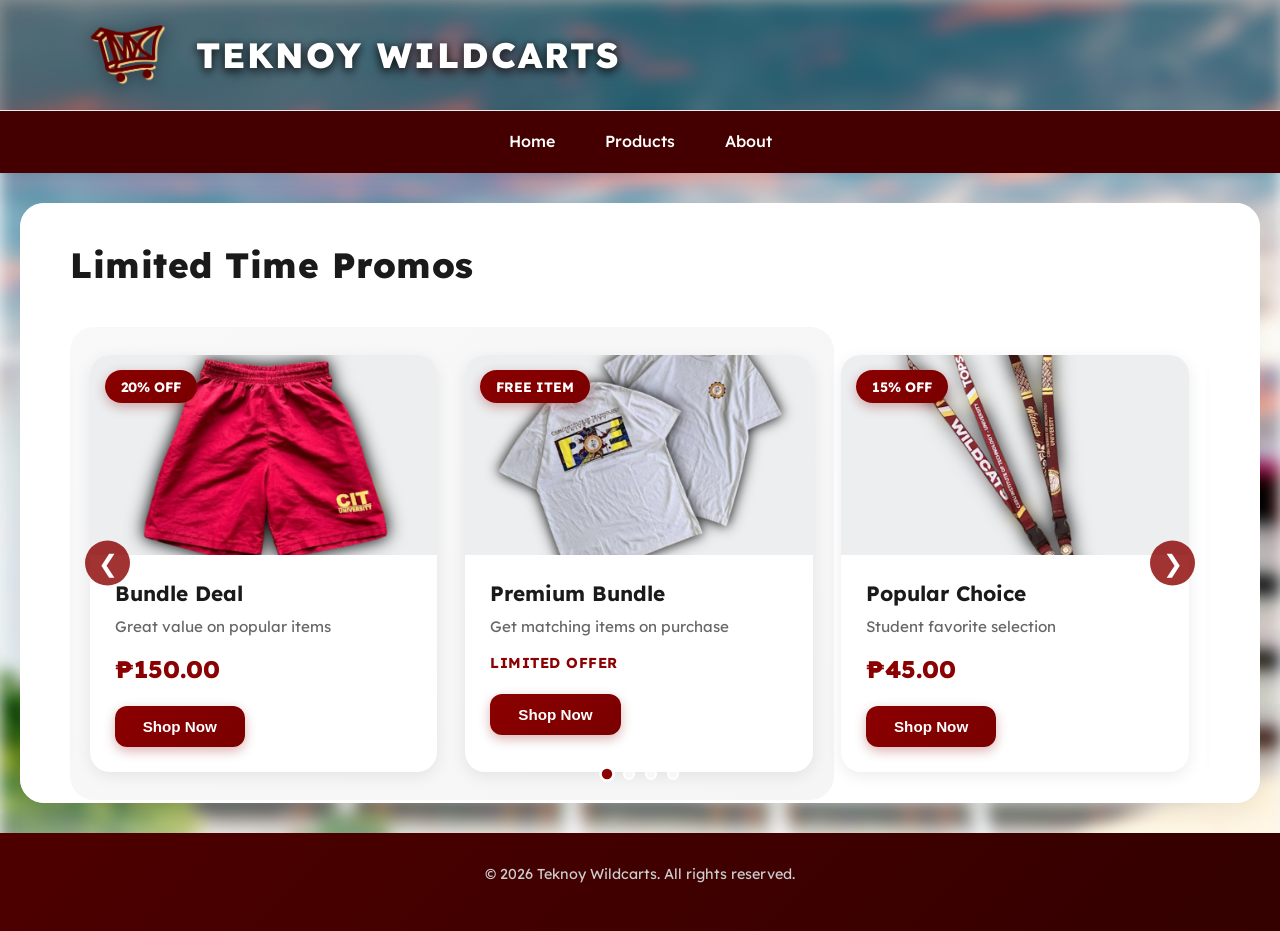
<file: index.html>
<!DOCTYPE html>
<html lang="en">
<head>
    <meta charset="UTF-8">
    <meta name="viewport" content="width=device-width, initial-scale=1.0">
    <link rel="preconnect" href="https://fonts.googleapis.com">
    <link rel="preconnect" href="https://fonts.gstatic.com" crossorigin>
    <link href="https://fonts.googleapis.com/css2?family=Lexend:wght@400;500;600;700;800&display=swap" rel="stylesheet">
    <link rel="stylesheet" href="style.css">
    <title>TEKNOY WILDCARTS - Act 6</title>
</head>
<body>
    <div class="header">
        <img src="images/logo.png" alt="Logo" class="header-logo">
        <h1 class="header-title">TEKNOY WILDCARTS</h1>
    </div>

    <!-- Navigation Bar -->
    <div class="navbar">
        <a href="javascript:void(0)" onclick="loadPage('home.html')">Home</a>
        <a href="javascript:void(0)" onclick="loadPage('products.html')">Products</a>
        <a href="javascript:void(0)" onclick="loadPage('about.html')">About</a>
    </div>

    <!-- Main Content with backdrop container -->
    <div class="backdrop-container">
        <div class="main">
            <iframe name="mainframe" id="mainframe" src="home.html" width="100%" height="100%" style="border: none; border-radius: 24px;"></iframe>
        </div>
    </div>

    <div class="footer">
        <p>&copy; 2026 Teknoy Wildcarts. All rights reserved.</p>
    </div>

    <script>
        function loadPage(page) {
            document.getElementById('mainframe').src = page;
        }
    </script>
</body>
</html>
</file>
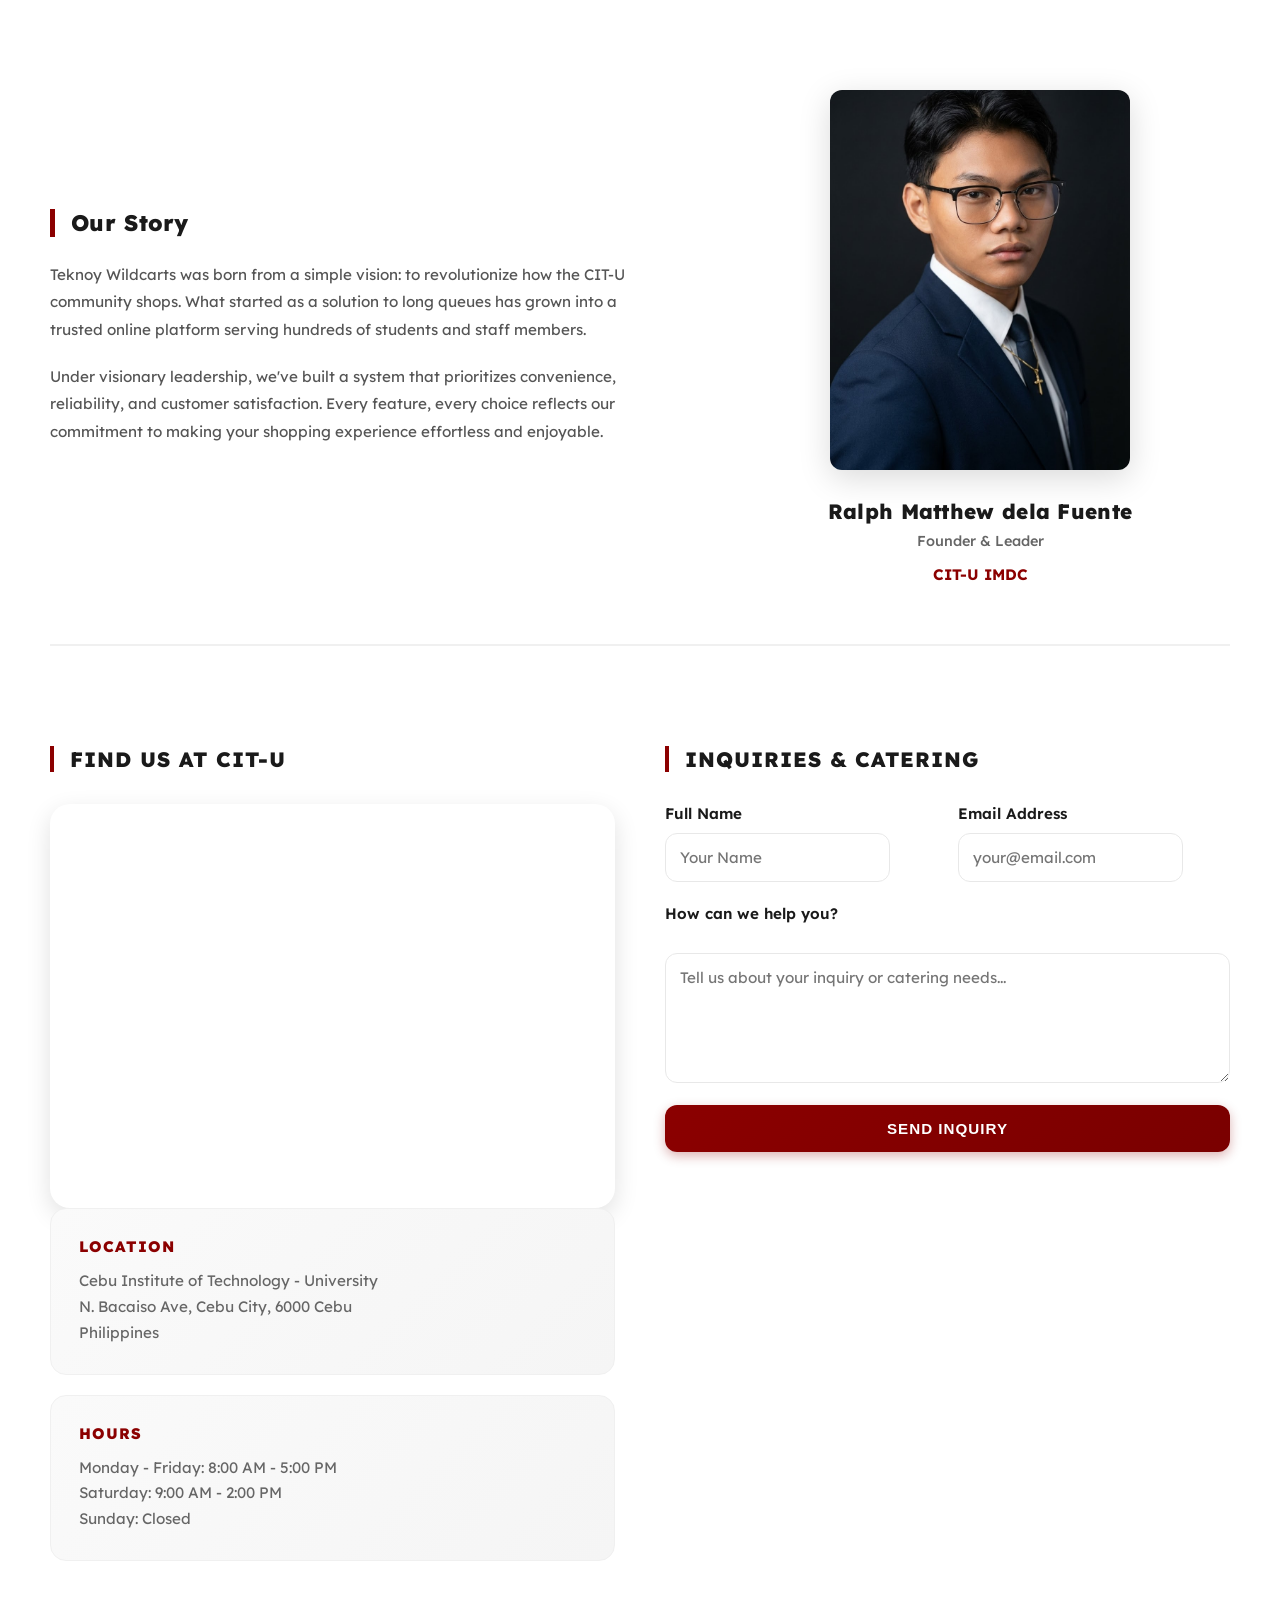
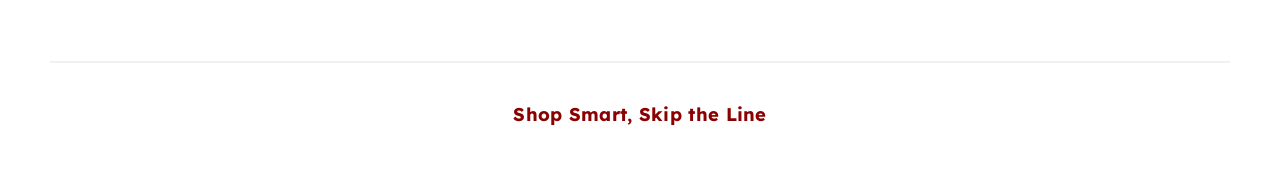
<file: about.html>
<!DOCTYPE html>
<html lang="en">
<head>
    <meta charset="UTF-8">
    <meta name="viewport" content="width=device-width, initial-scale=1.0">
    <title>About - Teknoy Wildcarts</title>
    <link rel="preconnect" href="https://fonts.googleapis.com">
    <link rel="preconnect" href="https://fonts.gstatic.com" crossorigin>
    <link href="https://fonts.googleapis.com/css2?family=Lexend:wght@400;500;600;700;800&display=swap" rel="stylesheet">
    <style>
        * {
            margin: 0;
            padding: 0;
            box-sizing: border-box;
        }

        body {
            margin: 0;
            padding: 50px;
            background: white;
            color: #2d2d2d;
            font-family: 'Lexend', sans-serif;
        }
        
        .about-content {
            max-width: 1200px;
            margin: 0 auto;
        }

        .section-title {
            font-size: 1.3em;
            font-weight: 800;
            color: #1a1a1a;
            margin-bottom: 32px;
            padding-left: 16px;
            border-left: 4px solid #8B0000;
            text-transform: uppercase;
            letter-spacing: 1px;
        }

        .story-section {
            display: grid;
            grid-template-columns: 1.2fr 1fr;
            gap: 80px;
            align-items: center;
            margin-bottom: 100px;
            padding-top: 40px;
            padding-bottom: 60px;
            border-bottom: 2px solid #f0f0f0;
        }

        @media (max-width: 768px) {
            .story-section {
                grid-template-columns: 1fr;
                gap: 40px;
                align-items: center;
            }
        }

        .story-content h3 {
            font-size: 1.4em;
            font-weight: 800;
            color: #1a1a1a;
            margin-bottom: 24px;
            letter-spacing: 0.3px;
            padding-left: 16px;
            border-left: 5px solid #8B0000;
        }

        .story-content p {
            color: #555;
            font-size: 0.95em;
            line-height: 1.8;
            margin-bottom: 20px;
        }

        .founder-image {
            text-align: center;
            display: flex;
            flex-direction: column;
            align-items: center;
        }

        .founder-image img {
            width: 300px;
            height: 380px;
            border-radius: 12px;
            object-fit: cover;
            box-shadow: 0 8px 32px rgba(0, 0, 0, 0.15);
            border: none;
        }

        .founder-info {
            text-align: center;
            margin-top: 28px;
            padding: 0;
            background: transparent;
            border: none;
        }

        .founder-name {
            font-size: 1.3em;
            font-weight: 800;
            color: #1a1a1a;
            margin-bottom: 8px;
            letter-spacing: 0.3px;
        }

        .founder-title {
            font-size: 0.9em;
            color: #666;
            margin-bottom: 14px;
            font-weight: 500;
        }

        .founder-link {
            color: #8B0000;
            text-decoration: none;
            font-size: 0.95em;
            font-weight: 700;
            transition: all 0.3s ease;
        }

        .founder-link:hover {
            text-decoration: underline;
        }

        .info-section {
            display: grid;
            grid-template-columns: 1fr 1fr;
            gap: 50px;
            margin-bottom: 80px;
            align-items: flex-start;
        }

        @media (max-width: 768px) {
            .info-section {
                grid-template-columns: 1fr;
                gap: 40px;
            }
        }

        .map-container {
            border-radius: 20px;
            overflow: hidden;
            box-shadow: 0 8px 24px rgba(0,0,0,0.12);
        }

        .map-container iframe {
            width: 100%;
            height: 400px;
            border: none;
        }

        .location-info {
            padding: 28px;
            background: linear-gradient(135deg, #fafafa 0%, #f5f5f5 100%);
            border-radius: 16px;
            margin-bottom: 20px;
            border: 1px solid #f0f0f0;
        }

        .location-info h4 {
            font-size: 0.95em;
            color: #8B0000;
            font-weight: 800;
            margin-bottom: 12px;
            text-transform: uppercase;
            letter-spacing: 1px;
        }

        .location-info p {
            color: #666;
            font-size: 0.95em;
            line-height: 1.7;
            margin: 0;
        }

        .form-section h3 {
            font-size: 1.3em;
            font-weight: 800;
            color: #1a1a1a;
            margin-bottom: 28px;
            letter-spacing: 0.3px;
        }

        .form-group {
            margin-bottom: 22px;
            display: grid;
            grid-template-columns: 1fr 1fr;
            gap: 20px;
        }

        .form-group.full {
            grid-template-columns: 1fr;
        }

        .form-group input,
        .form-group textarea {
            padding: 14px;
            border: 1px solid #e8e8e8;
            border-radius: 12px;
            font-family: inherit;
            font-size: 0.95em;
            color: #333;
            background: white;
            transition: all 0.3s ease;
        }

        .form-group input:focus,
        .form-group textarea:focus {
            outline: none;
            border-color: #8B0000;
            box-shadow: 0 0 0 4px rgba(139, 0, 0, 0.1);
            background: #fff5f5;
        }

        .form-group textarea {
            min-height: 130px;
            resize: vertical;
        }

        .form-group label {
            display: block;
            margin-bottom: 10px;
            font-weight: 600;
            color: #1a1a1a;
            font-size: 0.95em;
        }

        .submit-btn {
            width: 100%;
            padding: 15px;
            background: linear-gradient(135deg, #8B0000 0%, #7A0000 100%);
            color: white;
            border: none;
            border-radius: 12px;
            font-weight: 800;
            cursor: pointer;
            transition: all 0.3s ease;
            text-transform: uppercase;
            letter-spacing: 1px;
            font-size: 0.95em;
            box-shadow: 0 4px 12px rgba(139, 0, 0, 0.3);
        }

        .submit-btn:hover {
            transform: translateY(-2px);
            box-shadow: 0 6px 16px rgba(139, 0, 0, 0.4);
        }

        .tagline {
            text-align: center;
            font-size: 1.15em;
            color: #8B0000;
            font-weight: 700;
            margin-top: 60px;
            padding-top: 40px;
            border-top: 2px solid #f0f0f0;
            letter-spacing: 0.3px;
        }
    </style>
</head>
<body>
    <div class="about-content">
        <div class="story-section">
            <div class="story-content">
                <h3>Our Story</h3>
                <p>
                    Teknoy Wildcarts was born from a simple vision: to revolutionize how the CIT-U community shops. What started as a solution to long queues has grown into a trusted online platform serving hundreds of students and staff members.
                </p>
                <p>
                    Under visionary leadership, we've built a system that prioritizes convenience, reliability, and customer satisfaction. Every feature, every choice reflects our commitment to making your shopping experience effortless and enjoyable.
                </p>
            </div>
            <div class="founder-image">
                <img src="images/delafuente.jpg" alt="Founder">
                <div class="founder-info">
                    <div class="founder-name">Ralph Matthew dela Fuente</div>
                    <div class="founder-title">Founder & Leader</div>
                    <a href="#" class="founder-link">CIT-U IMDC</a>
                </div>
            </div>
        </div>

        <div class="info-section">
            <div>
                <h3 class="section-title">Find Us at CIT-U</h3>
                <div class="map-container">
                    <iframe src="https://www.google.com/maps/embed?pb=!1m18!1m12!1m3!1d3925.591251070068!2d123.87855907583487!3d10.294480767896724!2m3!1f0!2f0!3f0!3m2!1i1024!2i768!4f13.1!3m3!1m2!1s0x33a99c015a4bf233%3A0x95d783198f4634f8!2sCebu%20Institute%20of%20Technology%20-%20University!5e0!3m2!1sen!2sph!4v1772600725352!5m2!1sen!2sph" allowfullscreen="" loading="lazy" referrerpolicy="no-referrer-when-downgrade"></iframe>
                </div>
                <div class="location-info">
                    <h4>Location</h4>
                    <p>Cebu Institute of Technology - University<br>
                    N. Bacaiso Ave, Cebu City, 6000 Cebu<br>
                    Philippines</p>
                </div>
                <div class="location-info">
                    <h4>Hours</h4>
                    <p>Monday - Friday: 8:00 AM - 5:00 PM<br>
                    Saturday: 9:00 AM - 2:00 PM<br>
                    Sunday: Closed</p>
                </div>
            </div>

            <div>
                <h3 class="section-title">Inquiries & Catering</h3>
                <form>
                    <div class="form-group">
                        <div>
                            <label>Full Name</label>
                            <input type="text" placeholder="Your Name" required>
                        </div>
                        <div>
                            <label>Email Address</label>
                            <input type="email" placeholder="your@email.com" required>
                        </div>
                    </div>
                    <div class="form-group full">
                        <label>How can we help you?</label>
                        <textarea placeholder="Tell us about your inquiry or catering needs..." required></textarea>
                    </div>
                    <button type="submit" class="submit-btn">Send Inquiry</button>
                </form>
            </div>
        </div>

        <p class="tagline">Shop Smart, Skip the Line</p>
    </div>
</body>
</html>
</file>
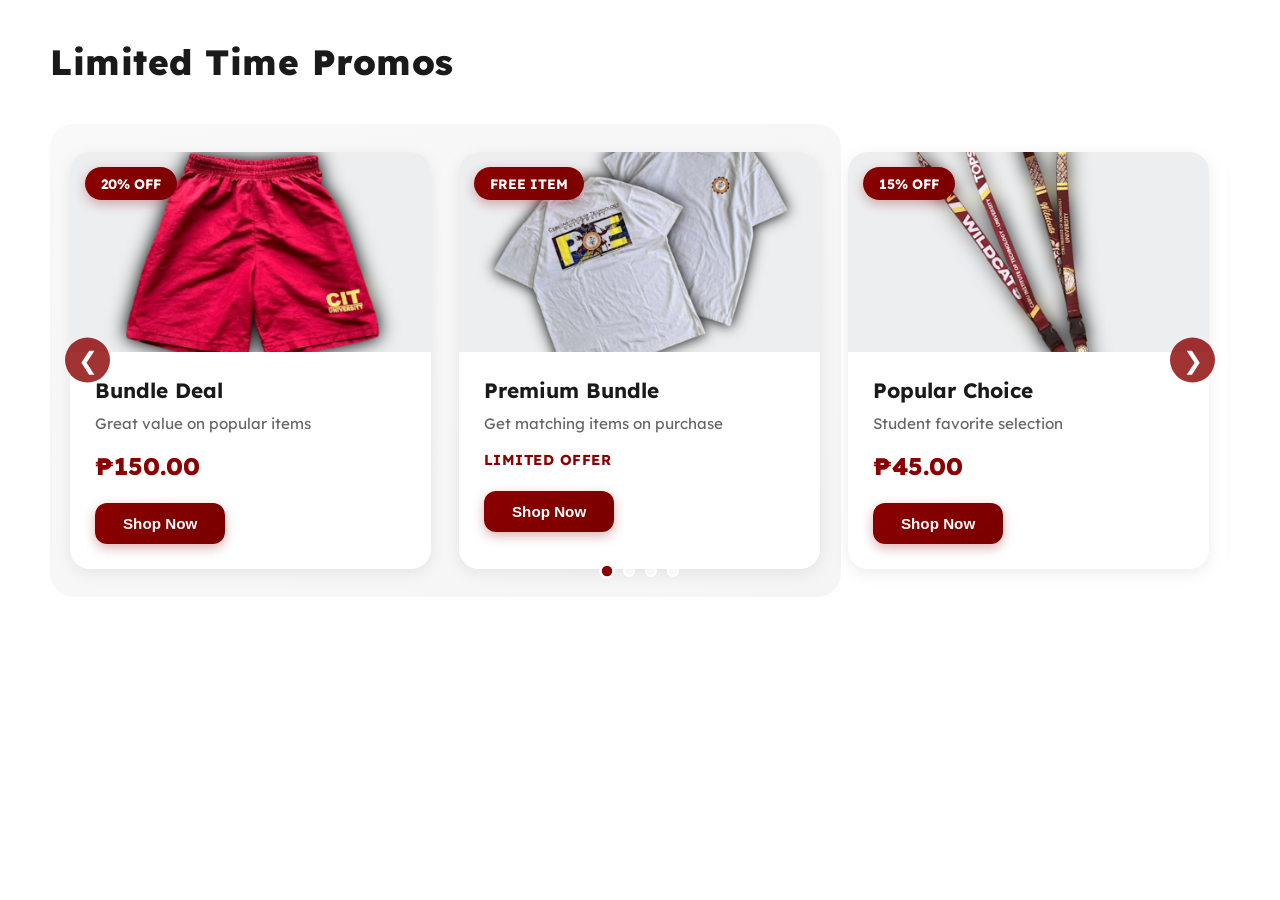
<file: home.html>
<!DOCTYPE html>
<html lang="en">
<head>
    <meta charset="UTF-8">
    <meta name="viewport" content="width=device-width, initial-scale=1.0">
    <title>Home - Teknoy Wildcarts</title>
    <link rel="preconnect" href="https://fonts.googleapis.com">
    <link rel="preconnect" href="https://fonts.gstatic.com" crossorigin>
    <link href="https://fonts.googleapis.com/css2?family=Lexend:wght@400;500;600;700;800&display=swap" rel="stylesheet">
    <style>
        * {
            margin: 0;
            padding: 0;
            box-sizing: border-box;
        }

        body {
            margin: 0;
            padding: 40px 50px;
            background: #ffffff;
            color: #2d2d2d;
            font-family: 'Lexend', sans-serif;
        }
        
        .home-content {
            max-width: 1200px;
            margin: 0 auto;
        }

        .section-title {
            font-size: 2.2em;
            font-weight: 800;
            margin-bottom: 40px;
            color: #1a1a1a;
            letter-spacing: 0.5px;
        }

        .promos-container {
            position: relative;
            max-width: 100%;
            margin-bottom: 60px;
            overflow: hidden;
            border-radius: 24px;
        }

        .promos-slider {
            display: flex;
            transition: transform 0.6s cubic-bezier(0.4, 0, 0.2, 1);
            gap: 28px;
            padding: 28px 20px;
            background: linear-gradient(135deg, #fafafa 0%, #f5f5f5 100%);
            border-radius: 24px;
        }

        .promo-card {
            background: white;
            border: none;
            border-radius: 20px;
            overflow: hidden;
            transition: all 0.3s ease;
            box-shadow: 0 4px 16px rgba(0,0,0,0.08);
            flex: 0 0 calc(33.333% - 19px);
            min-width: 280px;
        }

        @media (max-width: 1024px) {
            .promo-card {
                flex: 0 0 calc(50% - 14px);
                min-width: 250px;
            }
        }

        @media (max-width: 600px) {
            .promo-card {
                flex: 0 0 100%;
                min-width: 280px;
            }
        }

        .promo-card:hover {
            box-shadow: 0 12px 28px rgba(139, 0, 0, 0.15);
            transform: translateY(-8px);
        }

        .slider-controls {
            position: absolute;
            bottom: 20px;
            left: 50%;
            transform: translateX(-50%);
            display: flex;
            gap: 10px;
            justify-content: center;
            z-index: 20;
        }

        .slider-dot {
            width: 12px;
            height: 12px;
            border-radius: 50%;
            background: rgba(255, 255, 255, 0.6);
            border: 2px solid white;
            cursor: pointer;
            transition: all 0.3s ease;
        }

        .slider-dot.active {
            background: #8B0000;
            transform: scale(1.3);
        }

        .slider-nav {
            position: absolute;
            top: 50%;
            transform: translateY(-50%);
            background: rgba(139, 0, 0, 0.8);
            color: white;
            border: none;
            width: 45px;
            height: 45px;
            border-radius: 50%;
            font-size: 24px;
            cursor: pointer;
            transition: all 0.3s ease;
            z-index: 15;
            display: flex;
            align-items: center;
            justify-content: center;
        }

        .slider-nav:hover {
            background: #8B0000;
            transform: translateY(-50%) scale(1.1);
        }

        .slider-nav.prev {
            left: 15px;
        }

        .slider-nav.next {
            right: 15px;
        }

        .promo-image {
            width: 100%;
            height: 200px;
            background: linear-gradient(135deg, #fafafa 0%, #f5f5f5 100%);
            overflow: hidden;
            position: relative;
        }

        .promo-image img {
            width: 100%;
            height: 100%;
            object-fit: cover;
        }

        .promo-badge {
            position: absolute;
            top: 15px;
            left: 15px;
            background: linear-gradient(135deg, #8B0000 0%, #7A0000 100%);
            color: white;
            padding: 8px 16px;
            border-radius: 20px;
            font-weight: 700;
            font-size: 0.85em;
            z-index: 10;
            box-shadow: 0 4px 12px rgba(139, 0, 0, 0.3);
        }

        .promo-content {
            padding: 25px;
        }

        .promo-title {
            font-size: 1.3em;
            font-weight: 700;
            color: #1a1a1a;
            margin-bottom: 10px;
        }

        .promo-description {
            font-size: 0.95em;
            color: #666;
            margin-bottom: 15px;
            line-height: 1.5;
        }

        .promo-label {
            font-size: 0.9em;
            color: #8B0000;
            font-weight: 700;
            margin-bottom: 12px;
            text-transform: uppercase;
            letter-spacing: 0.5px;
        }

        .promo-price {
            font-size: 1.5em;
            font-weight: 800;
            color: #8B0000;
            margin-bottom: 12px;
        }

        .cta-button {
            display: inline-block;
            background: linear-gradient(135deg, #8B0000 0%, #7A0000 100%);
            color: white;
            padding: 12px 28px;
            border: none;
            border-radius: 12px;
            font-weight: 700;
            cursor: pointer;
            transition: all 0.3s ease;
            margin-top: 10px;
            text-decoration: none;
            font-size: 0.95em;
            box-shadow: 0 4px 12px rgba(139, 0, 0, 0.3);
        }

        .cta-button:hover {
            transform: translateY(-2px);
            box-shadow: 0 6px 16px rgba(139, 0, 0, 0.4);
        }

        .featured-section {
            margin-top: 60px;
        }

        .featured-grid {
            display: grid;
            grid-template-columns: repeat(auto-fit, minmax(220px, 1fr));
            gap: 24px;
        }

        .featured-item {
            background: white;
            border: 1px solid #f0f0f0;
            border-radius: 20px;
            overflow: hidden;
            transition: all 0.3s ease;
            box-shadow: 0 4px 12px rgba(0,0,0,0.06);
            text-align: center;
        }

        .featured-item:hover {
            box-shadow: 0 8px 20px rgba(139, 0, 0, 0.12);
            transform: translateY(-5px);
        }

        .featured-image {
            width: 100%;
            height: 180px;
            background: linear-gradient(135deg, #fafafa 0%, #f5f5f5 100%);
            display: flex;
            align-items: center;
            justify-content: center;
            overflow: hidden;
        }

        .featured-image img {
            max-width: 90%;
            max-height: 90%;
            object-fit: contain;
        }

        .featured-name {
            padding: 15px;
            font-weight: 600;
            color: #1a1a1a;
            font-size: 1em;
        }
    </style>
</head>
<body>
    <div class="home-content">
        <h1 class="section-title">Limited Time Promos</h1>
        
        <div class="promos-container">
            <button class="slider-nav prev" onclick="moveSlide(-1)">❮</button>
            <div class="promos-slider" id="promosSlider">
                <div class="promo-card">
                    <div class="promo-image">
                        <div class="promo-badge">20% OFF</div>
                        <img src="images/item4.png" alt="Promo Products">
                    </div>
                    <div class="promo-content">
                        <h3 class="promo-title">Bundle Deal</h3>
                        <p class="promo-description">Great value on popular items</p>
                        <p class="promo-price">₱150.00</p>
                        <button class="cta-button">Shop Now</button>
                    </div>
                </div>

                <div class="promo-card">
                    <div class="promo-image">
                        <div class="promo-badge">FREE ITEM</div>
                        <img src="images/item5.png" alt="Promo Products">
                    </div>
                    <div class="promo-content">
                        <h3 class="promo-title">Premium Bundle</h3>
                        <p class="promo-description">Get matching items on purchase</p>
                        <p class="promo-label">Limited Offer</p>
                        <button class="cta-button">Shop Now</button>
                    </div>
                </div>

                <div class="promo-card">
                    <div class="promo-image">
                        <div class="promo-badge">15% OFF</div>
                        <img src="images/item6.png" alt="Promo Products">
                    </div>
                    <div class="promo-content">
                        <h3 class="promo-title">Popular Choice</h3>
                        <p class="promo-description">Student favorite selection</p>
                        <p class="promo-price">₱45.00</p>
                        <button class="cta-button">Shop Now</button>
                    </div>
                </div>

                <div class="promo-card">
                    <div class="promo-image">
                        <div class="promo-badge">FREE ADD-ON</div>
                        <img src="images/item7.png" alt="Promo Products">
                    </div>
                    <div class="promo-content">
                        <h3 class="promo-title">Value Deal</h3>
                        <p class="promo-description">Extra bonuses on select items</p>
                        <p class="promo-label">Value Deal</p>
                        <button class="cta-button">Shop Now</button>
                    </div>
                </div>
            </div>
            <button class="slider-nav next" onclick="moveSlide(1)">❯</button>
            <div class="slider-controls" id="sliderDots"></div>
        </div>

    </div>

    <script>
        let currentSlide = 0;
        let autoPlayInterval;
        let isTransitioning = false;

        function initSlider() {
            const slider = document.getElementById('promosSlider');
            const cards = Array.from(document.querySelectorAll('.promo-card'));
            const originalCount = cards.length;
            
            // Clone first and last cards for infinite loop
            const firstClone = cards[0].cloneNode(true);
            const lastClone = cards[originalCount - 1].cloneNode(true);
            
            slider.insertBefore(lastClone, cards[0]);
            slider.appendChild(firstClone);
            
            const dotsContainer = document.getElementById('sliderDots');
            
            // Create navigation dots only for original cards
            cards.forEach((_, index) => {
                const dot = document.createElement('div');
                dot.className = 'slider-dot' + (index === 0 ? ' active' : '');
                dot.onclick = () => goToSlide(index);
                dotsContainer.appendChild(dot);
            });

            // Start at position 1 (which shows the first original card)
            currentSlide = 1;
            updateSliderPosition();
            startAutoPlay();
        }

        function moveSlide(direction) {
            if (isTransitioning) return;
            currentSlide += direction;
            updateSliderPosition();
            resetAutoPlay();
        }

        function goToSlide(index) {
            if (isTransitioning) return;
            currentSlide = index + 1; // Account for cloned card at start
            updateSliderPosition();
            resetAutoPlay();
        }

        function updateSliderPosition() {
            const slider = document.getElementById('promosSlider');
            const cards = document.querySelectorAll('.promo-card');
            const originalCards = cards.length - 2; // Subtract 2 clones
            
            const cardWidth = cards[0].offsetWidth;
            const gap = 28;
            const offset = -(currentSlide * (cardWidth + gap));
            
            isTransitioning = true;
            slider.style.transition = 'transform 0.6s cubic-bezier(0.4, 0, 0.2, 1)';
            slider.style.transform = `translateX(${offset}px)`;
            
            // Update active dot
            const dotIndex = ((currentSlide - 1 + originalCards) % originalCards);
            const dots = document.querySelectorAll('.slider-dot');
            dots.forEach((dot, index) => {
                dot.classList.toggle('active', index === dotIndex);
            });
            
            setTimeout(() => {
                isTransitioning = false;
                
                // If we've reached a clone, jump back to original without animation
                if (currentSlide >= originalCards + 1) {
                    slider.style.transition = 'none';
                    currentSlide = 1;
                    const newOffset = -(1 * (cardWidth + gap));
                    slider.style.transform = `translateX(${newOffset}px)`;
                } else if (currentSlide <= 0) {
                    slider.style.transition = 'none';
                    currentSlide = originalCards;
                    const newOffset = -(originalCards * (cardWidth + gap));
                    slider.style.transform = `translateX(${newOffset}px)`;
                }
            }, 600);
        }

        function startAutoPlay() {
            autoPlayInterval = setInterval(() => {
                if (!isTransitioning) {
                    const cards = document.querySelectorAll('.promo-card');
                    const originalCards = cards.length - 2;
                    currentSlide += 1;
                    
                    if (currentSlide > originalCards) {
                        // Jump back to start after animation
                        const slider = document.getElementById('promosSlider');
                        const cardWidth = cards[0].offsetWidth;
                        const gap = 28;
                        
                        setTimeout(() => {
                            slider.style.transition = 'none';
                            currentSlide = 1;
                            const newOffset = -(1 * (cardWidth + gap));
                            slider.style.transform = `translateX(${newOffset}px)`;
                        }, 600);
                    }
                    
                    updateSliderPosition();
                }
            }, 5000);
        }

        function resetAutoPlay() {
            clearInterval(autoPlayInterval);
            startAutoPlay();
        }

        // Initialize slider when page loads
        window.addEventListener('load', initSlider);
        window.addEventListener('resize', updateSliderPosition);
    </script>

</body>
</html>
</file>
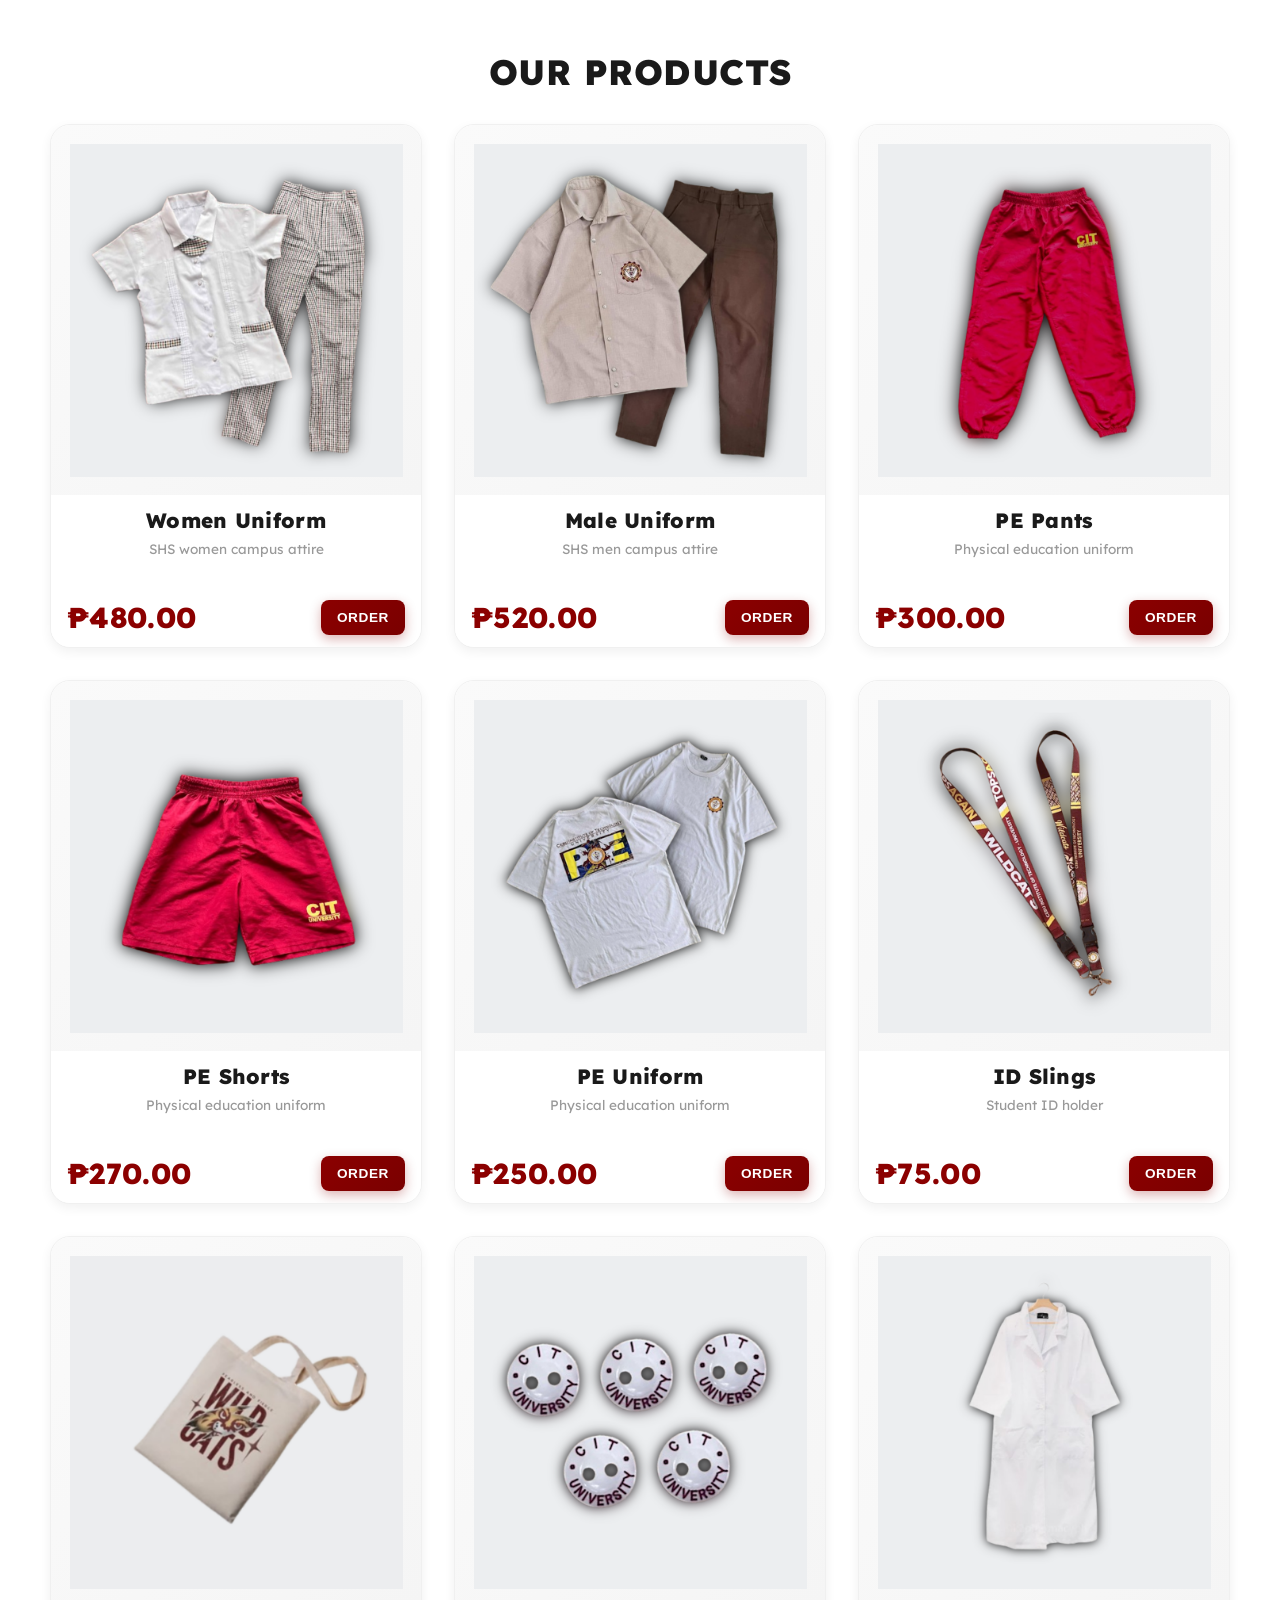
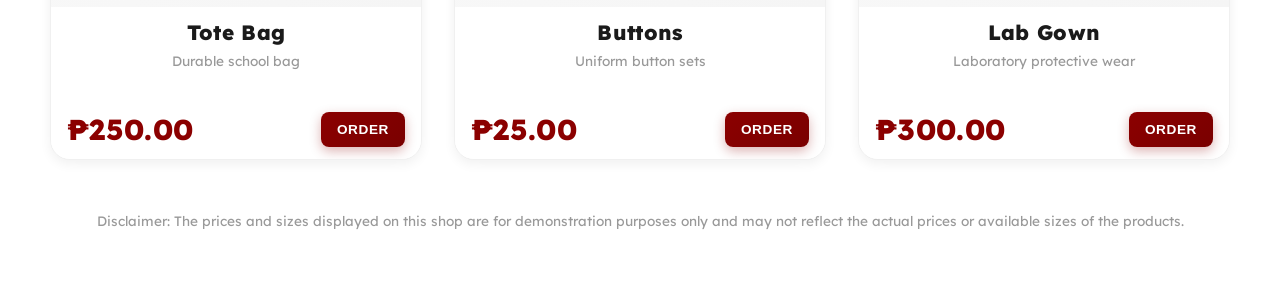
<file: products.html>
<!DOCTYPE html>
<html lang="en">
<head>
    <meta charset="UTF-8">
    <meta name="viewport" content="width=device-width, initial-scale=1.0">
    <title>Products - Teknoy Wildcarts</title>
    <link rel="preconnect" href="https://fonts.googleapis.com">
    <link rel="preconnect" href="https://fonts.gstatic.com" crossorigin>
    <link href="https://fonts.googleapis.com/css2?family=Lexend:wght@400;500;600;700;800&display=swap" rel="stylesheet">
    <style>
        * {
            margin: 0;
            padding: 0;
            box-sizing: border-box;
        }

        body {
            margin: 0;
            padding: 50px;
            background: #ffffff;
            color: #2d2d2d;
            font-family: 'Lexend', sans-serif;
        }
        
        .products-content {
            max-width: 1200px;
            margin: 0 auto;
        }
        
        .section-title {
            font-size: 2.2em;
            font-weight: 800;
            text-align: center;
            margin-bottom: 15px;
            color: #1a1a1a;
            letter-spacing: 0.5px;
        }
        
        .subtitle {
            color: #999;
            margin-bottom: 40px;
            font-size: 0.95em;
            text-align: center;
            text-transform: uppercase;
            letter-spacing: 1px;
        }
        
        .products-grid {
            display: grid;
            grid-template-columns: repeat(3, 1fr);
            gap: 32px;
            margin-top: 30px;
        }

        @media (max-width: 1024px) {
            .products-grid {
                grid-template-columns: repeat(2, 1fr);
                gap: 28px;
            }
        }

        @media (max-width: 600px) {
            .products-grid {
                grid-template-columns: 1fr;
                gap: 24px;
            }
        }
        
        .product-card {
            background: white;
            border: 1px solid #f0f0f0;
            border-radius: 20px;
            padding: 0;
            text-align: center;
            transition: all 0.3s ease;
            box-shadow: 0 4px 12px rgba(0,0,0,0.06);
            display: flex;
            flex-direction: column;
            height: 100%;
            overflow: hidden;
        }

        .product-card:hover {
            box-shadow: 0 10px 28px rgba(139, 0, 0, 0.12);
            transform: translateY(-8px);
            border-color: #8B0000;
        }
        
        .product-image {
            width: 100%;
            aspect-ratio: 1 / 1;
            display: flex;
            align-items: center;
            justify-content: center;
            background: linear-gradient(135deg, #fafafa 0%, #f5f5f5 100%);
            border-radius: 0;
            overflow: hidden;
            flex-shrink: 0;
        }

        .product-image img {
            max-width: 90%;
            max-height: 90%;
            object-fit: contain;
        }
        
        .product-name {
            color: #1a1a1a;
            font-weight: 800;
            font-size: 1.3em;
            margin-bottom: 6px;
            min-height: auto;
            display: block;
            letter-spacing: 0.3px;
            padding: 12px 16px 0;
        }

        .product-description {
            color: #999;
            font-size: 0.85em;
            margin-bottom: 8px;
            line-height: 1.4;
            min-height: 40px;
            flex-grow: 1;
            padding: 0 16px;
        }

        .product-price {
            color: #8B0000;
            font-weight: 800;
            font-size: 1.8em;
            letter-spacing: 0.3px;
            flex-grow: 1;
            display: flex;
            align-items: center;
            justify-content: flex-start;
        }

        .product-footer {
            display: flex;
            align-items: center;
            gap: 12px;
            padding: 12px 16px;
            background: white;
        }

        .btn-add {
            background: linear-gradient(135deg, #8B0000 0%, #7A0000 100%);
            color: white;
            border: none;
            padding: 10px 16px;
            border-radius: 8px;
            font-weight: 700;
            cursor: pointer;
            transition: all 0.3s ease;
            font-size: 0.85em;
            text-transform: uppercase;
            letter-spacing: 0.6px;
            box-shadow: 0 4px 12px rgba(139, 0, 0, 0.3);
            flex-shrink: 0;
            white-space: nowrap;
        }

        .btn-add:hover {
            transform: translateY(-2px);
            box-shadow: 0 6px 16px rgba(139, 0, 0, 0.4);
        }

        .disclaimer {
            color: #999;
            font-size: 0.85em;
            margin-top: 50px;
            text-align: center;
            line-height: 1.6;
        }
    </style>
</head>
<body>
    <div class="products-content">
        <h1 class="section-title">OUR PRODUCTS</h1>
        
        <div class="products-grid">
            <div class="product-card">
                <div class="product-image">
                    <img src="images/item1.png" alt="Safety Goggles">
                </div>
                <div class="product-name">Women Uniform</div>
                <p class="product-description">SHS women campus attire</p>
                <div class="product-footer">
                    <div class="product-price">₱480.00</div>
                    <button class="btn-add">Order</button>
                </div>
            </div>

            <div class="product-card">
                <div class="product-image">
                    <img src="images/item2.png" alt="Tote Bag">
                </div>
                <div class="product-name">Male Uniform</div>
                <p class="product-description">SHS men campus attire</p>
                <div class="product-footer">
                    <div class="product-price">₱520.00</div>
                    <button class="btn-add">Order</button>
                </div>
            </div>

            <div class="product-card">
                <div class="product-image">
                    <img src="images/item3.png" alt="Women Uniform">
                </div>
                <div class="product-name">PE Pants</div>
                <p class="product-description">Physical education uniform</p>
                <div class="product-footer">
                    <div class="product-price">₱300.00</div>
                    <button class="btn-add">Order</button>
                </div>
            </div>

            <div class="product-card">
                <div class="product-image">
                    <img src="images/item4.png" alt="Male Uniform">
                </div>
                <div class="product-name">PE Shorts</div>
                <p class="product-description">Physical education uniform</p>
                <div class="product-footer">
                    <div class="product-price">₱270.00</div>
                    <button class="btn-add">Order</button>
                </div>
            </div>

            <div class="product-card">
                <div class="product-image">
                    <img src="images/item5.png" alt="PE Shorts">
                </div>
                <div class="product-name">PE Uniform</div>
                <p class="product-description">Physical education uniform</p>
                <div class="product-footer">
                    <div class="product-price">₱250.00</div>
                    <button class="btn-add">Order</button>
                </div>
            </div>

            <div class="product-card">
                <div class="product-image">
                    <img src="images/item6.png" alt="PE Pants">
                </div>
                <div class="product-name">ID Slings</div>
                <p class="product-description">Student ID holder</p>
                <div class="product-footer">
                    <div class="product-price">₱75.00</div>
                    <button class="btn-add">Order</button>
                </div>
            </div>

            <div class="product-card">
                <div class="product-image">
                    <img src="images/item7.png" alt="ID Slings">
                </div>
                <div class="product-name">Tote Bag</div>
                <p class="product-description">Durable school bag</p>
                <div class="product-footer">
                    <div class="product-price">₱250.00</div>
                    <button class="btn-add">Order</button>
                </div>
            </div>

            <div class="product-card">
                <div class="product-image">
                    <img src="images/item8.png" alt="Buttons">
                </div>
                <div class="product-name">Buttons</div>
                <p class="product-description">Uniform button sets</p>
                <div class="product-footer">
                    <div class="product-price">₱25.00</div>
                    <button class="btn-add">Order</button>
                </div>
            </div>

            <div class="product-card">
                <div class="product-image">
                    <img src="images/item9.png" alt="Lab Gown">
                </div>
                <div class="product-name">Lab Gown</div>
                <p class="product-description">Laboratory protective wear</p>
                <div class="product-footer">
                    <div class="product-price">₱300.00</div>
                    <button class="btn-add">Order</button>
                </div>
            </div>
        </div>
        
        <p class="disclaimer">
            Disclaimer: The prices and sizes displayed on this shop are for demonstration purposes only and may not reflect the actual prices or available sizes of the products.
        </p>
    </div>
</body>
</html>
</file>
<file: style.css>
* {
    margin: 0;
    padding: 0;
    box-sizing: border-box;
}

body {
    background: linear-gradient(135deg, rgba(250, 250, 250, 0.95), rgba(245, 245, 245, 0.95)), url('images/background2.png');
    background-size: cover;
    background-position: center;
    background-attachment: fixed;
    color: #2d2d2d;
    font-family: 'Lexend', sans-serif;
    line-height: 1.6;
    filter: blur(0px);
}

body::before {
    content: '';
    position: fixed;
    top: 0;
    left: 0;
    width: 100%;
    height: 100%;
    background: url('images/background2.png');
    background-size: cover;
    background-position: center;
    filter: blur(8px);
    z-index: -1;
}

.header {
    padding: 25px 0;
    padding-left: 80px;
    background: linear-gradient(135deg, rgba(0,0,0,0.4), rgba(0,0,0,0.2));
    background-size: cover;
    background-position: center;
    background-attachment: fixed;
    border-bottom: 1px solid #f0f0f0;
    text-align: center;
    display: flex;
    align-items: center;
    justify-content: flex-start;
    gap: 20px;
}


.header-title {
    font-size: 2.2em;
    font-weight: 800;
    letter-spacing: 2px;
    color: white;
    margin: 0;
    text-shadow: 0 2px 8px rgba(0, 0, 0, 0.5), 0 4px 12px rgba(0, 0, 0, 0.3);
    filter: drop-shadow(0 2px 4px rgba(0, 0, 0, 0.3));
}

.header-logo {
    height: 60px;
    width: auto;
    object-fit: contain;
    filter: drop-shadow(0 4px 8px rgba(0, 0, 0, 0.4));
}

.navbar {
    padding: 0;
    width: 100%;
    margin: 0;
    gap: 30px;
    border-radius: 0;
    margin-bottom: 0;
    background: linear-gradient(135deg, #440000 0%, #440000 100%);
    display: flex;
    justify-content: center;
    gap: 50px;
    box-shadow: 0 2px 8px rgba(0,0,0,0.06);
    position: sticky;
    top: 0;
    z-index: 100;
}

.navbar a {
    color: white;
    text-decoration: none;
    font-weight: 500;
    font-size: 1em;
    padding: 18px 0;
    border-radius: 0;
    transition: all 0.3s ease;
    cursor: pointer;
    position: relative;
}

.navbar a:hover {
    background: none;
    color: #ff8c42;
    transform: none;
}

.navbar a:hover::after {
    content: '';
    position: absolute;
    bottom: 15px;
    left: 0;
    right: 0;
    height: 3px;
    background: #ff8c42;
    border-radius: 2px;
}

.backdrop-container {
    
    padding: 30px 20px;
    max-width: 1400px;
    margin: 0 auto;
}

.main {
    padding: 0;
    max-width: 100%;
    margin: 0;
    background: white;
    border-radius: 24px;
    border: none;
    box-shadow: 0 8px 32px rgba(0,0,0,0.08);
    min-height: 500px;
    overflow: hidden;
}

.main iframe {
    min-height: 600px;
    width: 100%;
    display: block;
    border-radius: 24px;
}

.footer {
    padding: 30px 60px;
    background: linear-gradient(135deg, #4e0000 0%, #330000 100%);
    color: white;
    text-align: center;
    margin-top: 0;
    border-top: none;
}

.footer p {
    color: #ccc;
    font-size: 0.9em;
    font-weight: 400;
}

/* Content Styling */
h2 {
    color: #1a1a1a;
    margin-bottom: 20px;
    font-size: 2em;
}

h3 {
    color: #333;
    margin: 20px 0 10px 0;
}

p {
    color: #666;
    margin-bottom: 15px;
}
</file>
